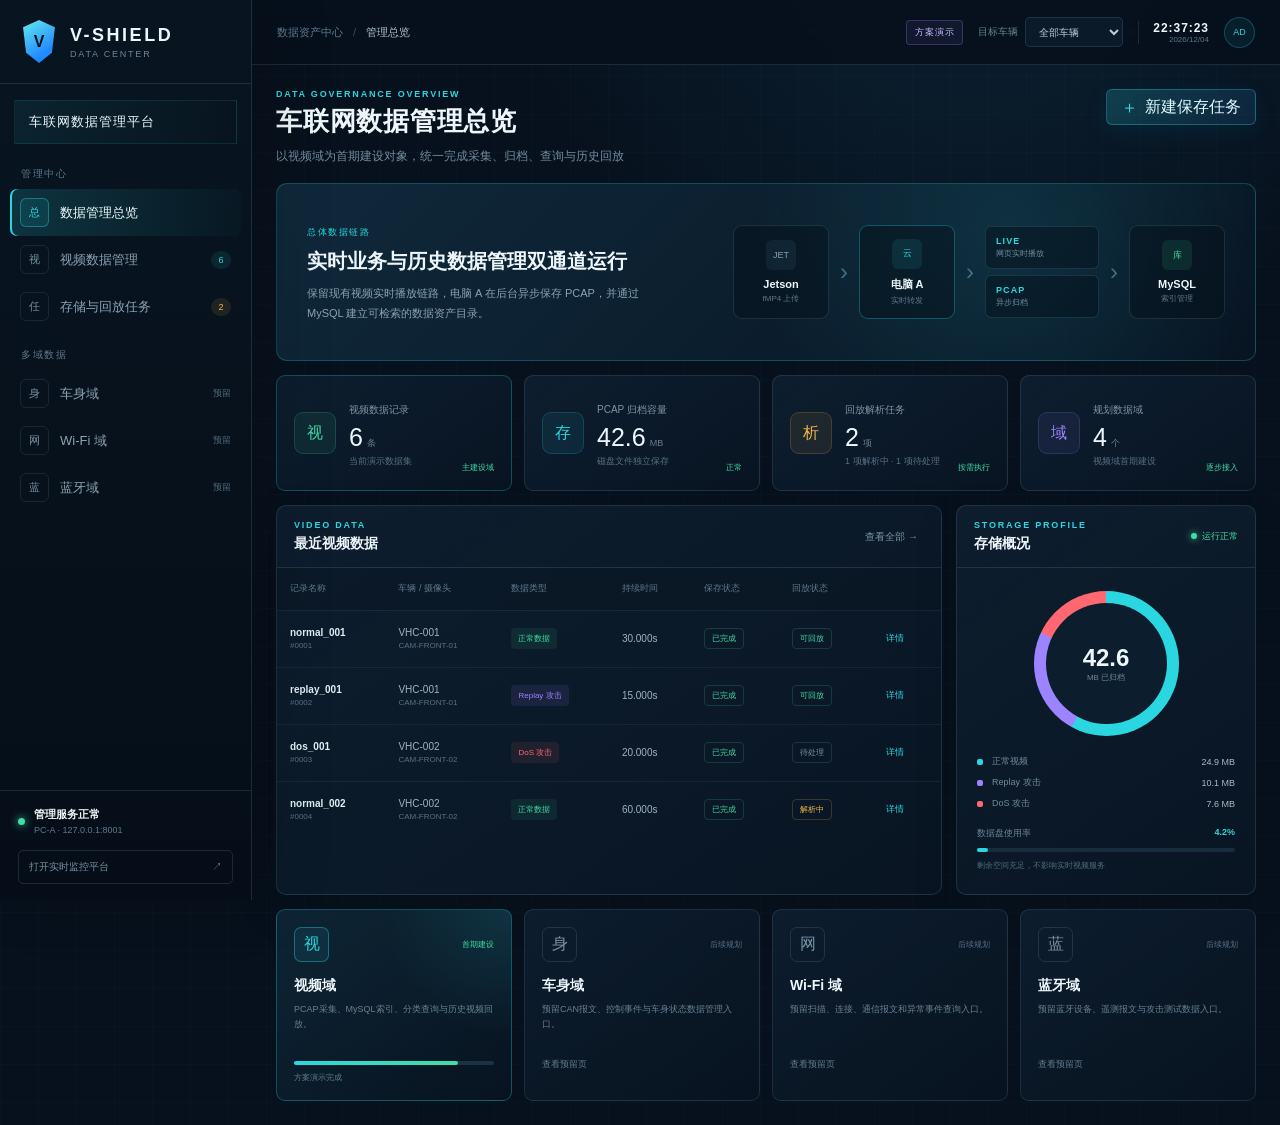
<file: data_management_demo/index.html>
<!doctype html>
<html lang="zh-CN">
  <head>
    <meta charset="utf-8" />
    <meta name="viewport" content="width=device-width, initial-scale=1" />
    <meta name="theme-color" content="#07131f" />
    <meta name="description" content="V-SHIELD 车联网多域数据管理平台演示页面" />
    <title>V-SHIELD · 数据管理平台</title>
    <link rel="stylesheet" href="./styles.css" />
  </head>
  <body>
    <div class="admin-shell">
      <aside class="admin-sidebar" id="adminSidebar">
        <div class="admin-brand">
          <div class="brand-shield">V</div>
          <div><strong>V-SHIELD</strong><span>DATA CENTER</span></div>
        </div>

        <div class="side-caption">车联网数据管理平台</div>
        <nav class="admin-nav" aria-label="数据管理导航">
          <p>管理中心</p>
          <button class="nav-item active" data-page="overview"><i>总</i><span>数据管理总览</span></button>
          <button class="nav-item" data-page="videos"><i>视</i><span>视频数据管理</span><em>6</em></button>
          <button class="nav-item" data-page="jobs"><i>任</i><span>存储与回放任务</span><em class="amber">2</em></button>

          <p>多域数据</p>
          <button class="nav-item reserved" data-page="body"><i>身</i><span>车身域</span><b>预留</b></button>
          <button class="nav-item reserved" data-page="wifi"><i>网</i><span>Wi-Fi 域</span><b>预留</b></button>
          <button class="nav-item reserved" data-page="bluetooth"><i>蓝</i><span>蓝牙域</span><b>预留</b></button>
        </nav>

        <div class="side-system">
          <div><span class="live-dot"></span><p><strong>管理服务正常</strong><small>PC-A · 127.0.0.1:8001</small></p></div>
          <a href="http://127.0.0.1:8001/" target="_blank" rel="noopener">打开实时监控平台 <span>↗</span></a>
        </div>
      </aside>

      <main class="admin-main">
        <header class="admin-topbar">
          <div class="topbar-left">
            <button class="menu-button" id="menuButton" aria-label="打开菜单">☰</button>
            <div><span>数据资产中心</span><i>/</i><strong id="pageCrumb">管理总览</strong></div>
          </div>
          <div class="topbar-right">
            <span class="demo-badge">方案演示</span>
            <label>目标车辆<select id="vehicleScope"><option>全部车辆</option><option>VHC-001</option><option>VHC-002</option></select></label>
            <div class="clock"><strong id="adminClock">--:--:--</strong><span id="adminDate">----</span></div>
            <button class="avatar" title="管理员">AD</button>
          </div>
        </header>

        <div class="admin-workspace">
          <section class="admin-page active" data-page-panel="overview">
            <div class="page-title">
              <div><p>DATA GOVERNANCE OVERVIEW</p><h1>车联网数据管理总览</h1><span>以视频域为首期建设对象，统一完成采集、归档、查询与历史回放</span></div>
              <button class="primary-action" id="newArchiveButton"><span>＋</span> 新建保存任务</button>
            </div>

            <article class="solution-banner">
              <div class="solution-copy">
                <span class="section-kicker">总体数据链路</span>
                <h2>实时业务与历史数据管理双通道运行</h2>
                <p>保留现有视频实时播放链路，电脑 A 在后台异步保存 PCAP，并通过 MySQL 建立可检索的数据资产目录。</p>
              </div>
              <div class="flow-map" aria-label="视频数据处理流程">
                <div class="flow-node"><i>JET</i><b>Jetson</b><small>fMP4 上传</small></div><span>›</span>
                <div class="flow-node accent"><i>云</i><b>电脑 A</b><small>实时转发</small></div><span>›</span>
                <div class="flow-split"><div><b>LIVE</b><small>网页实时播放</small></div><div><b>PCAP</b><small>异步归档</small></div></div><span>›</span>
                <div class="flow-node green"><i>库</i><b>MySQL</b><small>索引管理</small></div>
              </div>
            </article>

            <div class="metric-grid">
              <article class="metric-card featured"><div class="metric-icon">视</div><div><span>视频数据记录</span><strong>6<small>条</small></strong><p>当前演示数据集</p></div><em>主建设域</em></article>
              <article class="metric-card"><div class="metric-icon cyan">存</div><div><span>PCAP 归档容量</span><strong>42.6<small>MB</small></strong><p>磁盘文件独立保存</p></div><em>正常</em></article>
              <article class="metric-card"><div class="metric-icon amber">析</div><div><span>回放解析任务</span><strong>2<small>项</small></strong><p>1 项解析中 · 1 项待处理</p></div><em>按需执行</em></article>
              <article class="metric-card"><div class="metric-icon violet">域</div><div><span>规划数据域</span><strong>4<small>个</small></strong><p>视频域首期建设</p></div><em>逐步接入</em></article>
            </div>

            <div class="overview-layout">
              <article class="panel records-panel">
                <header class="panel-header"><div><p>VIDEO DATA</p><h2>最近视频数据</h2></div><button class="text-button" data-goto="videos">查看全部 <span>→</span></button></header>
                <div class="table-wrap"><table><thead><tr><th>记录名称</th><th>车辆 / 摄像头</th><th>数据类型</th><th>持续时间</th><th>保存状态</th><th>回放状态</th><th></th></tr></thead><tbody id="recentRecords"></tbody></table></div>
              </article>

              <article class="panel storage-panel">
                <header class="panel-header"><div><p>STORAGE PROFILE</p><h2>存储概况</h2></div><span class="healthy"><i></i>运行正常</span></header>
                <div class="storage-body">
                  <div class="storage-ring"><div><strong>42.6</strong><span>MB 已归档</span></div></div>
                  <div class="storage-legend">
                    <div><i class="normal"></i><span>正常视频</span><b>24.9 MB</b></div>
                    <div><i class="replay"></i><span>Replay 攻击</span><b>10.1 MB</b></div>
                    <div><i class="dos"></i><span>DoS 攻击</span><b>7.6 MB</b></div>
                  </div>
                  <div class="storage-foot"><span>数据盘使用率</span><b>4.2%</b><div><i></i></div><small>剩余空间充足，不影响实时视频服务</small></div>
                </div>
              </article>
            </div>

            <div class="domain-grid">
              <article class="domain-card video-domain"><div class="domain-head"><i>视</i><span>首期建设</span></div><h3>视频域</h3><p>PCAP采集、MySQL索引、分类查询与历史视频回放。</p><div class="domain-progress"><span><b></b></span><em>方案演示完成</em></div></article>
              <article class="domain-card"><div class="domain-head"><i>身</i><span>后续规划</span></div><h3>车身域</h3><p>预留CAN报文、控制事件与车身状态数据管理入口。</p><button data-placeholder="车身域">查看预留页</button></article>
              <article class="domain-card"><div class="domain-head"><i>网</i><span>后续规划</span></div><h3>Wi-Fi 域</h3><p>预留扫描、连接、通信报文和异常事件查询入口。</p><button data-placeholder="Wi-Fi 域">查看预留页</button></article>
              <article class="domain-card"><div class="domain-head"><i>蓝</i><span>后续规划</span></div><h3>蓝牙域</h3><p>预留蓝牙设备、遥测报文与攻击测试数据入口。</p><button data-placeholder="蓝牙域">查看预留页</button></article>
            </div>
          </section>

          <section class="admin-page" data-page-panel="videos">
            <div class="page-title compact"><div><p>VIDEO DATA MANAGEMENT</p><h1>视频数据管理</h1><span>集中查看PCAP归档、数据分类和历史回放状态</span></div><button class="primary-action" data-toast="保存任务已进入演示队列"><span>＋</span> 新建保存任务</button></div>
            <article class="field-coverage">
              <div><span>MYSQL FIELD COVERAGE</span><b>核心字段完整展示</b><small>video_records 表字段覆盖</small></div>
              <strong>16 / 16</strong>
              <p><code>pcap_path</code> 在列表中直接展示；方案不设置 MP4 文件路径，其他时间、状态及错误字段可通过“全部字段”查看。</p>
            </article>
            <article class="panel filter-panel">
              <div class="search-box"><span>⌕</span><input id="recordSearch" placeholder="搜索记录名称、车辆或摄像头" /></div>
              <label>数据类型<select id="typeFilter"><option value="all">全部类型</option><option value="normal">正常数据</option><option value="replay">Replay 攻击</option><option value="dos">DoS 攻击</option></select></label>
              <label>回放状态<select id="statusFilter"><option value="all">全部状态</option><option value="available">可回放</option><option value="pending">待处理</option><option value="parsing">解析中</option><option value="failed">失败</option></select></label>
              <button class="outline-button" id="resetFilters">重置筛选</button>
            </article>
            <article class="panel data-table-panel">
              <header class="panel-header"><div><p>ARCHIVE RECORDS</p><h2>归档记录与文件路径</h2></div><div class="table-summary">共 <b id="recordCount">6</b> 条记录 · 横向滚动查看字段</div></header>
              <div class="table-wrap full"><table class="archive-table"><thead><tr><th>ID / 记录名称</th><th>车辆 / 摄像头</th><th>开始 / 结束时间</th><th>时长</th><th>数据类型</th><th>PCAP 文件路径</th><th>PCAP 大小</th><th>保存状态</th><th>回放状态</th><th>最近更新</th><th>操作</th></tr></thead><tbody id="allRecords"></tbody></table></div>
              <footer class="table-footer"><span>展示全部演示记录</span><div><button disabled>‹</button><b>1</b><button disabled>›</button></div></footer>
            </article>
          </section>

          <section class="admin-page" data-page-panel="jobs">
            <div class="page-title compact"><div><p>BACKGROUND TASKS</p><h1>存储与回放任务</h1><span>所有耗时操作在独立后台任务中执行，不阻塞实时视频链路</span></div></div>
            <div class="pipeline-grid">
              <article><i>01</i><span><b>旁路抓包</b><small>本地回环接口 · 8001端口</small></span><em class="state-live">运行中</em></article>
              <article><i>02</i><span><b>PCAP 文件归档</b><small>异步滚动保存至数据盘</small></span><em class="state-live">正常</em></article>
              <article><i>03</i><span><b>MySQL 元数据</b><small>路径、时间、类型与状态</small></span><em class="state-live">正常</em></article>
              <article><i>04</i><span><b>历史回放解析</b><small>PCAP → fMP4 流 → 浏览器 MSE</small></span><em class="state-warn">1项解析中</em></article>
            </div>
            <article class="panel job-panel">
              <header class="panel-header"><div><p>TASK QUEUE</p><h2>后台任务队列</h2></div><span class="queue-badge">队列独立运行</span></header>
              <div class="job-row"><i class="spinner"></i><div><b>normal_002 · 按需解析回放</b><span>正在从PCAP重组WebSocket数据并流式输出fMP4</span></div><div class="job-progress"><span><i style="width:68%"></i></span><b>68%</b></div><em>解析中</em></div>
              <div class="job-row"><i class="wait-icon">…</i><div><b>dos_001 · 等待回放解析</b><span>等待解析工作进程，不生成任何回放文件</span></div><div class="job-progress"><span><i style="width:0%"></i></span><b>0%</b></div><em class="pending">待处理</em></div>
              <div class="job-row"><i class="done-icon">✓</i><div><b>replay_001 · 文件归档及入库</b><span>PCAP文件和MySQL记录均已就绪</span></div><div class="job-progress"><span><i style="width:100%"></i></span><b>100%</b></div><em class="complete">已完成</em></div>
            </article>
            <div class="panel job-playback-panel">
              <header class="panel-header"><div><p>ON-DEMAND PLAYBACK</p><h2>视频播放窗口</h2></div><span class="stream-mode"><i></i> PCAP 按需流式回放</span></header>
              <div class="job-video-layout">
                <div class="job-video-player">
                  <div class="job-video-window" aria-label="历史视频播放预留窗口">
                    <div class="video-corner top-left"></div><div class="video-corner top-right"></div><div class="video-corner bottom-left"></div><div class="video-corner bottom-right"></div>
                    <div class="video-placeholder"><i>视</i><b>normal_001 · 历史视频流</b><span>PCAP 已按需解析，fMP4 片段正在流式发送至浏览器</span><small>不生成、不保存回放视频文件</small></div>
                    <div class="preview-hud"><span>PCAP STREAM · VHC-001 / CAM-FRONT-01</span><em id="jobStreamState">STREAMING</em></div>
                  </div>
                  <div class="job-player-controls">
                    <button id="jobPlaybackToggle" aria-label="暂停播放">Ⅱ</button>
                    <span id="jobElapsedTime">00:12</span>
                    <input id="jobPlaybackProgress" type="range" min="0" max="60" step="0.1" value="12" aria-label="视频播放进度" />
                    <span id="jobTotalTime">01:00</span>
                    <button id="jobVolumeButton" class="text-control">音量 80%</button>
                    <button id="jobFullscreenButton" class="text-control">全屏</button>
                  </div>
                </div>
                <aside class="stream-info-panel">
                  <span>PLAYBACK SESSION</span><h3>当前回放会话</h3>
                  <dl><div><dt>视频记录</dt><dd>normal_001</dd></div><div><dt>数据来源</dt><dd>PCAP 原始归档</dd></div><div><dt>传输方式</dt><dd>fMP4 流 / 浏览器 MSE</dd></div><div><dt>文件落盘</dt><dd class="no-storage">不生成回放文件</dd></div></dl>
                  <button data-goto="videos">选择可回放记录</button>
                </aside>
              </div>
            </div>
          </section>

          <section class="admin-page placeholder-page" data-page-panel="body"><div class="placeholder-content"><i>身</i><span>RESERVED DOMAIN</span><h1>车身域数据管理</h1><p>预留CAN报文、车门门锁、灯光状态与控制事件的数据接入和查询能力。</p><div><b>计划能力</b><small>报文归档 · 信号检索 · 事件关联 · 状态回放</small></div></div></section>
          <section class="admin-page placeholder-page" data-page-panel="wifi"><div class="placeholder-content"><i>网</i><span>RESERVED DOMAIN</span><h1>Wi-Fi 域数据管理</h1><p>预留无线设备扫描、连接状态、通信报文与异常测试记录的统一管理能力。</p><div><b>计划能力</b><small>设备资产 · 会话记录 · 报文查询 · 攻击标注</small></div></div></section>
          <section class="admin-page placeholder-page" data-page-panel="bluetooth"><div class="placeholder-content"><i>蓝</i><span>RESERVED DOMAIN</span><h1>蓝牙域数据管理</h1><p>预留蓝牙设备、遥测报文、控制指令和攻击实验数据的统一管理能力。</p><div><b>计划能力</b><small>设备列表 · 遥测记录 · 指令审计 · 异常数据</small></div></div></section>
        </div>
      </main>
    </div>

    <div class="modal-backdrop" id="playbackModal" aria-hidden="true">
      <div class="playback-modal" role="dialog" aria-modal="true" aria-labelledby="playbackTitle">
        <header><div><p>PCAP ON-DEMAND STREAMING</p><h2 id="playbackTitle">PCAP 按需解析与流式回放</h2></div><button id="closePlayback" aria-label="关闭">×</button></header>
        <div class="playback-layout">
          <div class="mock-video"><canvas id="playbackCanvas"></canvas><div class="video-hud top"><span><i></i> ARCHIVE</span><b id="videoRecordLabel">normal_001</b></div><div class="video-hud bottom"><span id="videoVehicleLabel">VHC-001 · CAM-FRONT-01</span><b id="videoTimeLabel">10:00:00.000</b></div></div>
          <aside class="record-details"><div class="detail-heading"><span>MYSQL RECORD</span><b>video_records 全部字段</b></div><dl id="recordFieldList"></dl><button data-toast="PCAP下载为方案演示功能">下载原始PCAP</button></aside>
        </div>
        <footer class="player-controls"><button id="playToggle">Ⅱ</button><span id="elapsedTime">00:00</span><input id="playbackProgress" type="range" min="0" max="100" value="12" /><span id="totalTime">00:30</span><button id="volumeToggle">音量 80%</button><button id="fullscreenMock">全屏</button></footer>
      </div>
    </div>

    <div class="admin-toast" id="adminToast"></div>
    <script src="./app.js"></script>
  </body>
</html>
</file>
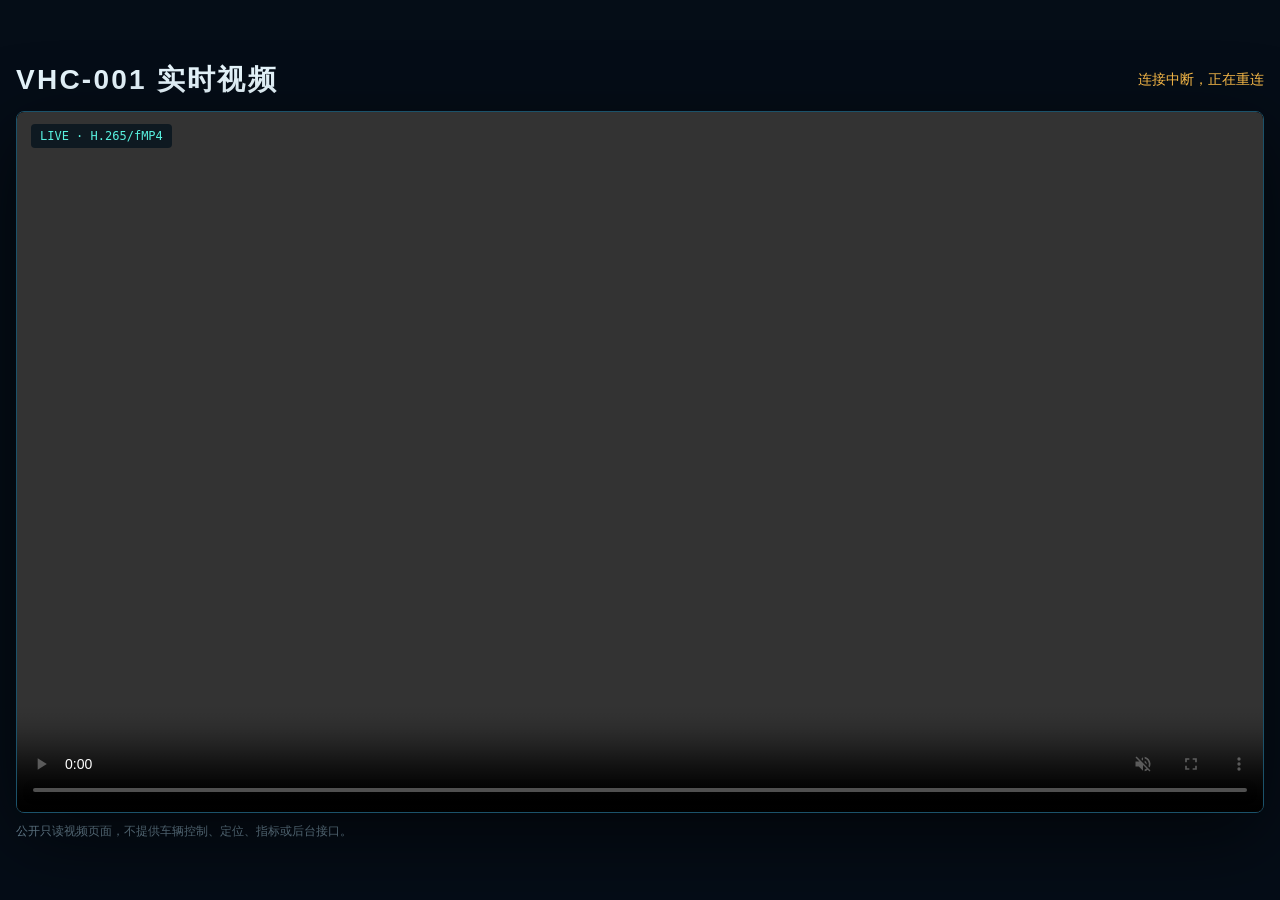
<file: static/public_vhc001.html>
<!doctype html>
<html lang="zh-CN">
<head>
  <meta charset="utf-8">
  <meta name="viewport" content="width=device-width,initial-scale=1,viewport-fit=cover">
  <title>VHC-001 实时视频</title>
  <style>
    :root { color-scheme: dark; font-family: "Segoe UI", "Microsoft YaHei", sans-serif; }
    * { box-sizing: border-box; }
    body { margin: 0; min-height: 100vh; background: #050d17; color: #e9f8ff; display: grid; place-items: center; }
    main { width: min(1280px, 100vw); padding: 16px; }
    header { display: flex; justify-content: space-between; align-items: center; gap: 16px; margin-bottom: 12px; }
    h1 { margin: 0; font-size: clamp(18px, 3vw, 28px); letter-spacing: .08em; }
    #status { color: #ffbf4a; font-size: 14px; white-space: nowrap; }
    #status.online { color: #35e9bb; }
    .stage { position: relative; overflow: hidden; aspect-ratio: 16/9; background: #02070c; border: 1px solid #1b526a; border-radius: 8px; box-shadow: 0 24px 80px #0009; }
    video { display: block; width: 100%; height: 100%; object-fit: contain; background: #000; }
    .badge { position: absolute; left: 14px; top: 12px; padding: 5px 9px; border-radius: 4px; background: #06131dcc; color: #58f1e0; font: 12px Consolas, monospace; }
    footer { margin-top: 10px; color: #7390a2; font-size: 12px; }
  </style>
</head>
<body>
  <main>
    <header><h1>VHC-001 实时视频</h1><span id="status">正在连接</span></header>
    <div class="stage">
      <video id="video" autoplay muted playsinline controls></video>
      <span class="badge">LIVE · H.265/fMP4</span>
    </div>
    <footer>公开只读视频页面，不提供车辆控制、定位、指标或后台接口。</footer>
  </main>
  <script>
  (() => {
    "use strict";
    const HEADER_SIZE = 17;
    const H264_MIME = 'video/mp4; codecs="avc1.640029"';
    const HEVC_MIMES = [
      'video/mp4; codecs="hvc1"',
      'video/mp4; codecs="hvc1.1.6.L93.B0"',
      'video/mp4; codecs="hvc1.1.6.L120.B0"',
      'video/mp4; codecs="hvc1.1.6.L123.B0"',
      'video/mp4; codecs="hev1"',
    ];
    const video = document.getElementById("video");
    const status = document.getElementById("status");
    let socket = null;
    let mediaSource = null;
    let sourceBuffer = null;
    let mediaUrl = null;
    let queue = [];
    let appending = null;
    let reconnectTimer = null;

    function setStatus(text, online = false) {
      status.textContent = text;
      status.classList.toggle("online", online);
    }

    function containsFourCc(buffer, fourCc) {
      const bytes = new Uint8Array(buffer);
      const target = [...fourCc].map((character) => character.charCodeAt(0));
      for (let index = 0; index <= bytes.length - target.length; index += 1) {
        if (target.every((value, offset) => bytes[index + offset] === value)) return true;
      }
      return false;
    }

    function mimeFromInit(buffer) {
      if (containsFourCc(buffer, "hvcC") || containsFourCc(buffer, "hvc1") || containsFourCc(buffer, "hev1")) {
        return HEVC_MIMES.find((mime) => MediaSource.isTypeSupported(mime)) || null;
      }
      return MediaSource.isTypeSupported(H264_MIME) ? H264_MIME : null;
    }

    function destroyMediaSource() {
      queue = [];
      sourceBuffer = null;
      mediaSource = null;
      video.pause();
      video.removeAttribute("src");
      video.load();
      if (mediaUrl) URL.revokeObjectURL(mediaUrl);
      mediaUrl = null;
    }

    function createMediaSource(mime, initPayload) {
      destroyMediaSource();
      queue.push({ kind: 0, payload: initPayload });
      mediaSource = new MediaSource();
      mediaUrl = URL.createObjectURL(mediaSource);
      video.src = mediaUrl;
      mediaSource.addEventListener("sourceopen", () => {
        try {
          sourceBuffer = mediaSource.addSourceBuffer(mime);
          sourceBuffer.mode = "segments";
          sourceBuffer.addEventListener("updateend", onUpdateEnd);
          appendNext();
        } catch (_) {
          setStatus("浏览器不支持该视频格式");
        }
      }, { once: true });
    }

    function appendNext() {
      if (!sourceBuffer || sourceBuffer.updating || !queue.length) return;
      appending = queue.shift();
      try {
        sourceBuffer.appendBuffer(appending.payload);
      } catch (_) {
        appending = null;
        setTimeout(appendNext, 100);
      }
    }

    function onUpdateEnd() {
      appending = null;
      if (sourceBuffer && sourceBuffer.buffered.length) {
        const start = sourceBuffer.buffered.start(0);
        const end = sourceBuffer.buffered.end(sourceBuffer.buffered.length - 1);
        if (video.paused && end - start >= 0.8) {
          video.currentTime = Math.max(start, end - 0.4);
          video.play().catch(() => {});
        } else if (!video.paused && end - video.currentTime > 5) {
          video.currentTime = Math.max(start, end - 0.35);
        }
        if (start < video.currentTime - 10 && !sourceBuffer.updating) {
          sourceBuffer.remove(start, video.currentTime - 8);
          return;
        }
      }
      appendNext();
    }

    function onPacket(event) {
      const buffer = event.data;
      if (!(buffer instanceof ArrayBuffer) || buffer.byteLength <= HEADER_SIZE) return;
      const view = new DataView(buffer);
      const magic = String.fromCharCode(view.getUint8(0), view.getUint8(1), view.getUint8(2), view.getUint8(3));
      if (magic !== "FMP4") return;
      const kind = view.getUint8(4);
      const payload = buffer.slice(HEADER_SIZE);
      if (kind === 0) {
        const mime = mimeFromInit(payload);
        if (!mime) {
          setStatus("当前浏览器不支持 H.265/HEVC");
          return;
        }
        createMediaSource(mime, payload);
      } else {
        queue.push({ kind, payload });
        appendNext();
      }
    }

    function connect() {
      clearTimeout(reconnectTimer);
      if (!("MediaSource" in window)) {
        setStatus("浏览器不支持 MediaSource");
        return;
      }
      const scheme = location.protocol === "https:" ? "wss" : "ws";
      socket = new WebSocket(`${scheme}://${location.host}/ws/public/live-fmp4/VHC-001`);
      socket.binaryType = "arraybuffer";
      socket.onopen = () => setStatus("已连接，等待车端视频", true);
      socket.onmessage = onPacket;
      socket.onerror = () => socket.close();
      socket.onclose = () => {
        setStatus("连接中断，正在重连");
        reconnectTimer = setTimeout(connect, 1800);
      };
    }

    video.addEventListener("playing", () => setStatus("实时播放中", true));
    video.addEventListener("waiting", () => setStatus("网络缓冲中", true));
    video.addEventListener("error", () => setStatus("视频解码失败"));
    window.addEventListener("beforeunload", () => {
      clearTimeout(reconnectTimer);
      if (socket) socket.close();
      destroyMediaSource();
    });
    connect();
  })();
  </script>
</body>
</html>
</file>
<file: data_management_demo/styles.css>
:root {
  --bg: #07111d;
  --sidebar: #081521;
  --surface: #0d1d2d;
  --surface-2: #102438;
  --line: rgba(124, 176, 211, .17);
  --line-hot: rgba(42, 215, 224, .38);
  --text: #edf7fb;
  --muted: #8ca3b3;
  --dim: #587184;
  --cyan: #2ad7e0;
  --blue: #398bff;
  --green: #42dda5;
  --amber: #f1b84c;
  --red: #ff6871;
  --violet: #9c83ff;
  font-family: "Microsoft YaHei UI", "Microsoft YaHei", "Segoe UI", sans-serif;
  color-scheme: dark;
}

* { box-sizing: border-box; }
html, body { min-height: 100%; margin: 0; background: var(--bg); color: var(--text); }
body { background-image: radial-gradient(circle at 76% -8%, rgba(37, 131, 178, .15), transparent 30%), linear-gradient(rgba(42,215,224,.018) 1px, transparent 1px), linear-gradient(90deg, rgba(42,215,224,.018) 1px, transparent 1px); background-size: auto, 38px 38px, 38px 38px; }
button, input, select { font: inherit; }
button { color: inherit; }

.admin-shell { min-height: 100vh; display: flex; }
.admin-sidebar { position: fixed; inset: 0 auto 0 0; z-index: 30; width: 252px; display: flex; flex-direction: column; border-right: 1px solid var(--line); background: linear-gradient(180deg, rgba(8,21,33,.995), rgba(5,14,24,.995)); box-shadow: 18px 0 60px rgba(0,0,0,.16); }
.admin-brand { height: 84px; padding: 0 20px; display: flex; align-items: center; gap: 12px; border-bottom: 1px solid var(--line); }
.brand-shield { width: 38px; height: 43px; display: grid; place-items: center; clip-path: polygon(50% 0, 92% 17%, 84% 76%, 50% 100%, 16% 76%, 8% 17%); color: #06121d; background: linear-gradient(145deg, #67f0ec, #218aff 72%); font-weight: 900; filter: drop-shadow(0 0 11px rgba(42,215,224,.24)); }
.admin-brand strong, .admin-brand span { display: block; }.admin-brand strong { font-size: 18px; letter-spacing: .14em; }.admin-brand span { margin-top: 3px; color: #6c8598; font-size: 9px; letter-spacing: .2em; }
.side-caption { margin: 16px 14px 5px; padding: 12px 14px; border: 1px solid rgba(42,215,224,.12); background: linear-gradient(90deg, rgba(42,215,224,.08), transparent); font-size: 13px; letter-spacing: .08em; }
.admin-nav { padding: 0 10px; overflow-y: auto; }.admin-nav > p { margin: 18px 11px 8px; color: #60788a; font-size: 10px; letter-spacing: .16em; }
.nav-item { width: 100%; height: 47px; display: grid; grid-template-columns: 31px minmax(0,1fr) auto; align-items: center; gap: 9px; padding: 0 10px; border: 0; border-radius: 7px; color: #8ba2b3; background: transparent; cursor: pointer; text-align: left; transition: .18s ease; }
.nav-item i { width: 29px; height: 29px; display: grid; place-items: center; border: 1px solid rgba(124,176,211,.14); border-radius: 6px; color: #7690a3; font-style: normal; font-size: 11px; }.nav-item span { font-size: 13px; }.nav-item em { min-width: 20px; height: 18px; display: grid; place-items: center; padding: 0 5px; border-radius: 9px; color: var(--cyan); background: rgba(42,215,224,.1); font-size: 9px; font-style: normal; }.nav-item em.amber { color: var(--amber); background: rgba(241,184,76,.1); }.nav-item b { color: #506a7c; font-size: 9px; font-weight: 500; }
.nav-item:hover { color: #d9ecf4; background: rgba(52,133,183,.07); }.nav-item.active { color: #effdff; background: linear-gradient(90deg, rgba(42,215,224,.17), rgba(42,215,224,.025)); box-shadow: inset 2px 0 var(--cyan); }.nav-item.active i { color: var(--cyan); border-color: var(--line-hot); background: rgba(42,215,224,.09); }
.side-system { margin-top: auto; padding: 16px 18px; border-top: 1px solid var(--line); }.side-system > div { display: flex; gap: 9px; align-items: center; }.live-dot { width: 7px; height: 7px; border-radius: 50%; background: var(--green); box-shadow: 0 0 9px var(--green); }.side-system p { margin: 0; }.side-system strong, .side-system small { display: block; }.side-system strong { font-size: 11px; }.side-system small { margin-top: 3px; color: #60798b; font-size: 9px; }.side-system a { height: 34px; margin-top: 15px; display: flex; align-items: center; justify-content: space-between; padding: 0 10px; color: #7790a2; border: 1px solid var(--line); border-radius: 5px; text-decoration: none; font-size: 10px; }.side-system a:hover { color: var(--cyan); border-color: var(--line-hot); }

.admin-main { min-width: 0; flex: 1; margin-left: 252px; }.admin-topbar { position: sticky; top: 0; z-index: 20; height: 65px; display: flex; align-items: center; justify-content: space-between; padding: 0 25px; border-bottom: 1px solid var(--line); background: rgba(7,17,29,.93); backdrop-filter: blur(14px); }.topbar-left > div { display: flex; align-items: center; gap: 10px; color: #617b8f; font-size: 11px; }.topbar-left i { color: #344e62; font-style: normal; }.topbar-left strong { color: #adc1cf; font-weight: 500; }.menu-button { display: none; border: 0; background: none; font-size: 19px; }.topbar-right { display: flex; align-items: center; gap: 15px; }.demo-badge { padding: 5px 8px; border: 1px solid rgba(156,131,255,.27); border-radius: 4px; color: #c9bcff; background: rgba(156,131,255,.08); font-size: 9px; letter-spacing: .08em; }.topbar-right label { display: flex; align-items: center; gap: 7px; color: #667f91; font-size: 10px; }.topbar-right select { height: 30px; padding: 0 25px 0 9px; color: #b9ceda; border: 1px solid var(--line); border-radius: 5px; background: #0b1a29; outline: none; }.clock { padding-left: 14px; border-left: 1px solid var(--line); text-align: right; font-variant-numeric: tabular-nums; }.clock strong, .clock span { display: block; }.clock strong { font-size: 12px; letter-spacing: .08em; }.clock span { color: #5c7486; font-size: 8px; }.avatar { width: 31px; height: 31px; border: 1px solid rgba(42,215,224,.25); border-radius: 50%; background: rgba(42,215,224,.08); color: var(--cyan); font-size: 9px; }

.admin-workspace { max-width: 1660px; margin: 0 auto; padding: 24px; }.admin-page { display: none; animation: reveal .25s ease; }.admin-page.active { display: block; }.page-title { min-height: 72px; display: flex; justify-content: space-between; align-items: flex-start; gap: 20px; margin-bottom: 18px; }.page-title.compact { min-height: 64px; }.page-title p, .panel-header p { margin: 0 0 5px; color: var(--cyan); font-size: 9px; font-weight: 700; letter-spacing: .2em; }.page-title h1 { margin: 0 0 7px; font-size: 26px; font-weight: 600; letter-spacing: .03em; }.page-title > div > span { color: #728a9b; font-size: 12px; }.primary-action { height: 36px; display: flex; align-items: center; gap: 7px; padding: 0 14px; border: 1px solid rgba(42,215,224,.32); border-radius: 6px; color: #dffcff; background: linear-gradient(135deg, rgba(42,215,224,.2), rgba(57,139,255,.12)); cursor: pointer; box-shadow: 0 7px 22px rgba(10,108,145,.13); }.primary-action:hover { filter: brightness(1.18); }.primary-action span { color: var(--cyan); font-size: 17px; }

.panel { border: 1px solid var(--line); border-radius: 10px; background: linear-gradient(145deg, rgba(14,31,48,.95), rgba(9,21,35,.92)); box-shadow: 0 16px 45px rgba(0,0,0,.12); }.panel-header { min-height: 62px; display: flex; align-items: center; justify-content: space-between; gap: 14px; padding: 14px 17px; border-bottom: 1px solid var(--line); }.panel-header h2 { margin: 0; font-size: 14px; font-weight: 600; }.text-button { border: 0; color: #7893a5; background: transparent; cursor: pointer; font-size: 10px; }.text-button:hover { color: var(--cyan); }.healthy, .queue-badge { color: var(--green); font-size: 9px; }.healthy i { display: inline-block; width: 6px; height: 6px; margin-right: 5px; border-radius: 50%; background: var(--green); box-shadow: 0 0 7px var(--green); }

.solution-banner { min-height: 178px; display: grid; grid-template-columns: .8fr 1.2fr; align-items: center; gap: 34px; padding: 26px 30px; margin-bottom: 14px; border: 1px solid rgba(42,215,224,.24); border-radius: 11px; background: radial-gradient(circle at 75% 30%, rgba(42,215,224,.12), transparent 34%), linear-gradient(135deg, rgba(16,42,59,.97), rgba(8,21,35,.95)); overflow: hidden; }.section-kicker { color: var(--cyan); font-size: 9px; letter-spacing: .18em; }.solution-copy h2 { max-width: 460px; margin: 9px 0; font-size: 20px; line-height: 1.35; }.solution-copy p { max-width: 490px; margin: 0; color: #8aa3b3; font-size: 11px; line-height: 1.8; }.flow-map { display: flex; align-items: center; justify-content: flex-end; gap: 11px; }.flow-map > span { color: #3f7186; font-size: 24px; }.flow-node { min-width: 96px; height: 94px; display: flex; align-items: center; justify-content: center; flex-direction: column; border: 1px solid var(--line); border-radius: 9px; background: rgba(5,16,26,.46); }.flow-node i { width: 30px; height: 30px; display: grid; place-items: center; margin-bottom: 8px; border-radius: 6px; color: #82a1b4; background: rgba(124,176,211,.08); font-size: 9px; font-style: normal; }.flow-node b { font-size: 11px; }.flow-node small { margin-top: 3px; color: #5f788b; font-size: 8px; }.flow-node.accent { border-color: rgba(42,215,224,.32); }.flow-node.accent i { color: var(--cyan); background: rgba(42,215,224,.1); }.flow-node.green i { color: var(--green); background: rgba(66,221,165,.1); }.flow-split { min-width: 114px; display: grid; gap: 6px; }.flow-split > div { padding: 9px 10px; border: 1px solid var(--line); border-radius: 6px; background: rgba(5,16,26,.48); }.flow-split b, .flow-split small { display: block; }.flow-split b { color: var(--cyan); font-size: 9px; letter-spacing: .12em; }.flow-split small { margin-top: 2px; color: #718b9d; font-size: 8px; }

.metric-grid { display: grid; grid-template-columns: repeat(4, 1fr); gap: 12px; margin-bottom: 14px; }.metric-card { height: 116px; display: grid; grid-template-columns: 43px minmax(0,1fr) auto; align-items: center; gap: 12px; padding: 17px; border: 1px solid var(--line); border-radius: 9px; background: linear-gradient(145deg, rgba(14,31,48,.95), rgba(9,21,35,.9)); }.metric-card.featured { border-color: rgba(42,215,224,.28); }.metric-icon { width: 42px; height: 42px; display: grid; place-items: center; border: 1px solid rgba(66,221,165,.18); border-radius: 9px; color: var(--green); background: rgba(66,221,165,.08); }.metric-icon.cyan { color: var(--cyan); border-color: rgba(42,215,224,.18); background: rgba(42,215,224,.08); }.metric-icon.amber { color: var(--amber); border-color: rgba(241,184,76,.18); background: rgba(241,184,76,.08); }.metric-icon.violet { color: var(--violet); border-color: rgba(156,131,255,.18); background: rgba(156,131,255,.08); }.metric-card span { color: #7c94a5; font-size: 10px; }.metric-card strong { display: block; margin: 6px 0 3px; font-size: 25px; font-weight: 500; }.metric-card strong small { margin-left: 4px; color: #688093; font-size: 9px; }.metric-card p { margin: 0; color: #587083; font-size: 9px; }.metric-card em { align-self: end; color: var(--green); font-size: 8px; font-style: normal; white-space: nowrap; }

.overview-layout { display: grid; grid-template-columns: minmax(650px, 1.55fr) minmax(300px, .65fr); gap: 14px; margin-bottom: 14px; }.records-panel, .storage-panel { min-height: 350px; }.table-wrap { overflow-x: auto; }.table-wrap table { width: 100%; border-collapse: collapse; }.table-wrap th { height: 42px; padding: 0 13px; color: #5e788b; background: rgba(5,15,25,.22); font-size: 9px; font-weight: 500; text-align: left; white-space: nowrap; }.table-wrap td { height: 57px; padding: 0 13px; border-top: 1px solid rgba(124,176,211,.09); color: #9eb3c1; font-size: 10px; white-space: nowrap; }.table-wrap tbody tr:hover { background: rgba(42,215,224,.025); }.record-name { color: #e2f0f5; font-weight: 600; }.subline { display: block; margin-top: 3px; color: #587183; font-size: 8px; }.type-pill, .status-pill { display: inline-flex; align-items: center; min-height: 21px; padding: 0 7px; border-radius: 4px; font-size: 8px; }.type-pill.normal { color: var(--green); background: rgba(66,221,165,.08); }.type-pill.replay { color: var(--violet); background: rgba(156,131,255,.1); }.type-pill.dos { color: var(--red); background: rgba(255,104,113,.09); }.status-pill.ready, .status-pill.completed { color: var(--green); border: 1px solid rgba(66,221,165,.18); }.status-pill.pending { color: #7890a2; border: 1px solid var(--line); }.status-pill.converting, .status-pill.saving { color: var(--amber); border: 1px solid rgba(241,184,76,.2); }.status-pill.failed { color: var(--red); border: 1px solid rgba(255,104,113,.2); }.row-action { border: 0; color: var(--cyan); background: transparent; cursor: pointer; font-size: 9px; }.row-action:disabled { color: #4f687a; cursor: default; }
.storage-body { padding: 23px 20px; }.storage-ring { width: 145px; height: 145px; display: grid; place-items: center; margin: 0 auto 19px; border-radius: 50%; background: conic-gradient(var(--cyan) 0 58%, var(--violet) 58% 82%, var(--red) 82% 100%); position: relative; }.storage-ring::after { content: ""; position: absolute; inset: 12px; border-radius: 50%; background: #0c1d2d; }.storage-ring > div { z-index: 1; text-align: center; }.storage-ring strong, .storage-ring span { display: block; }.storage-ring strong { font-size: 24px; }.storage-ring span { color: #6d8799; font-size: 8px; }.storage-legend { display: grid; gap: 8px; }.storage-legend > div { display: grid; grid-template-columns: 8px 1fr auto; align-items: center; gap: 7px; color: #718a9c; font-size: 9px; }.storage-legend i { width: 6px; height: 6px; border-radius: 2px; background: var(--cyan); }.storage-legend i.replay { background: var(--violet); }.storage-legend i.dos { background: var(--red); }.storage-legend b { color: #aabcc7; font-weight: 500; }.storage-foot { margin-top: 17px; color: #6c8597; font-size: 9px; }.storage-foot > b { float: right; color: var(--cyan); }.storage-foot > div { height: 4px; margin: 8px 0; border-radius: 2px; background: #172c3d; }.storage-foot > div i { display: block; width: 4.2%; height: 100%; border-radius: inherit; background: var(--cyan); }.storage-foot small { color: #526b7d; }

.domain-grid { display: grid; grid-template-columns: repeat(4, 1fr); gap: 12px; }.domain-card { min-height: 190px; padding: 17px; border: 1px solid var(--line); border-radius: 9px; background: linear-gradient(145deg, rgba(14,31,48,.9), rgba(8,19,32,.86)); }.domain-card.video-domain { border-color: rgba(42,215,224,.3); background: radial-gradient(circle at 100% 0, rgba(42,215,224,.12), transparent 42%), linear-gradient(145deg, rgba(15,38,54,.95), rgba(8,20,33,.9)); }.domain-head { display: flex; align-items: center; justify-content: space-between; }.domain-head i { width: 35px; height: 35px; display: grid; place-items: center; border: 1px solid var(--line); border-radius: 7px; color: #7893a5; font-style: normal; }.video-domain .domain-head i { color: var(--cyan); border-color: var(--line-hot); background: rgba(42,215,224,.08); }.domain-head span { color: #587183; font-size: 8px; }.video-domain .domain-head span { color: var(--green); }.domain-card h3 { margin: 15px 0 7px; font-size: 14px; }.domain-card p { min-height: 42px; margin: 0; color: #688193; font-size: 9px; line-height: 1.7; }.domain-card button { margin-top: 14px; padding: 0; border: 0; color: #617b8d; background: transparent; cursor: pointer; font-size: 9px; }.domain-card button:hover { color: var(--cyan); }.domain-progress { margin-top: 17px; }.domain-progress span { height: 4px; display: block; border-radius: 2px; background: #193245; }.domain-progress span b { width: 82%; height: 100%; display: block; border-radius: inherit; background: linear-gradient(90deg, var(--cyan), var(--green)); }.domain-progress em { display: block; margin-top: 7px; color: #618092; font-size: 8px; font-style: normal; }

.filter-panel { min-height: 65px; display: flex; align-items: center; gap: 12px; padding: 12px; margin-bottom: 13px; }.search-box { flex: 1; min-width: 260px; height: 38px; display: flex; align-items: center; gap: 8px; padding: 0 11px; border: 1px solid var(--line); border-radius: 6px; background: rgba(4,14,23,.4); }.search-box span { color: #698295; font-size: 17px; }.search-box input { width: 100%; border: 0; outline: 0; color: #c9dce5; background: transparent; font-size: 10px; }.filter-panel label { color: #6f8799; font-size: 9px; }.filter-panel select { height: 38px; margin-left: 7px; padding: 0 26px 0 9px; border: 1px solid var(--line); border-radius: 6px; color: #9db2c0; background: #0a1a2a; outline: 0; font-size: 10px; }.outline-button { height: 38px; padding: 0 13px; border: 1px solid var(--line); border-radius: 6px; color: #7d95a6; background: transparent; cursor: pointer; font-size: 10px; }.outline-button:hover { color: var(--cyan); border-color: var(--line-hot); }.data-table-panel { min-height: 465px; }.table-wrap.full th { height: 44px; }.table-wrap.full td { height: 60px; }.table-summary { color: #688193; font-size: 9px; }.table-summary b { color: var(--cyan); }.table-footer { height: 52px; display: flex; align-items: center; justify-content: space-between; padding: 0 15px; border-top: 1px solid var(--line); color: #627b8e; font-size: 9px; }.table-footer div { display: flex; align-items: center; gap: 5px; }.table-footer button, .table-footer b { width: 26px; height: 26px; display: grid; place-items: center; border: 1px solid var(--line); border-radius: 4px; background: transparent; color: #617a8c; }.table-footer b { color: var(--cyan); border-color: var(--line-hot); font-weight: 500; }
.field-coverage { display: grid; grid-template-columns: auto 85px 1fr; align-items: center; gap: 18px; margin-bottom: 13px; padding: 14px 17px; border: 1px solid rgba(42,215,224,.18); border-radius: 8px; background: linear-gradient(90deg, rgba(42,215,224,.06), rgba(8,20,33,.55)); }.field-coverage div { display: grid; gap: 3px; }.field-coverage span { color: var(--cyan); font-size: 8px; letter-spacing: .15em; }.field-coverage b { color: #dcebf1; font-size: 13px; }.field-coverage small { color: #607b8d; font-size: 8px; }.field-coverage strong { color: var(--green); font: 20px Consolas, monospace; }.field-coverage p { margin: 0; color: #7891a1; font-size: 9px; }.field-coverage code { color: #b5cbd5; }.archive-table { min-width: 1840px; }.archive-table th:first-child, .archive-table td:first-child { position: sticky; left: 0; z-index: 2; background: #0b1c2c; }.archive-table tbody tr:hover td:first-child { background: #0d2233; }.path-cell { display: block; width: 270px; padding: 7px 9px; border: 1px solid rgba(42,215,224,.12); border-radius: 4px; color: #7ddde2; background: rgba(3,12,20,.5); white-space: normal; overflow-wrap: anywhere; line-height: 1.5; }.path-cell.empty-path { color: #607889; border-style: dashed; }.date-cell { font: 9px Consolas, monospace; color: #a7bbc6; }.detail-action { min-width: 62px; padding: 6px 8px; border: 1px solid rgba(42,215,224,.2); border-radius: 4px; }

.pipeline-grid { display: grid; grid-template-columns: repeat(4,1fr); gap: 12px; margin-bottom: 14px; }.pipeline-grid article { min-height: 96px; display: grid; grid-template-columns: 36px 1fr auto; gap: 10px; align-items: center; padding: 15px; border: 1px solid var(--line); border-radius: 9px; background: linear-gradient(145deg, rgba(14,31,48,.94), rgba(8,19,32,.88)); }.pipeline-grid article > i { width: 34px; height: 34px; display: grid; place-items: center; border-radius: 50%; color: var(--cyan); border: 1px solid rgba(42,215,224,.22); font-size: 9px; font-style: normal; }.pipeline-grid b, .pipeline-grid small { display: block; }.pipeline-grid b { font-size: 11px; }.pipeline-grid small { margin-top: 4px; color: #5d7688; font-size: 8px; }.pipeline-grid em { font-size: 8px; font-style: normal; white-space: nowrap; }.state-live { color: var(--green); }.state-warn { color: var(--amber); }.job-panel { min-height: 370px; }.job-row { min-height: 82px; display: grid; grid-template-columns: 34px 1fr minmax(180px,.6fr) 60px; align-items: center; gap: 13px; padding: 0 18px; border-bottom: 1px solid rgba(124,176,211,.09); }.job-row > i { width: 31px; height: 31px; display: grid; place-items: center; border-radius: 50%; font-style: normal; }.spinner { border: 2px solid rgba(241,184,76,.16); border-top-color: var(--amber); animation: spin 1s linear infinite; }.wait-icon { color: #768e9f; border: 1px solid var(--line); }.done-icon { color: var(--green); border: 1px solid rgba(66,221,165,.23); }.job-row b, .job-row span { display: block; }.job-row > div:nth-child(2) b { font-size: 11px; }.job-row > div:nth-child(2) span { margin-top: 5px; color: #5f788a; font-size: 9px; }.job-progress { display: grid; grid-template-columns: 1fr 35px; align-items: center; gap: 9px; }.job-progress > span { height: 4px; border-radius: 2px; background: #182f40; }.job-progress > span i { display: block; height: 100%; border-radius: inherit; background: linear-gradient(90deg, var(--cyan), var(--green)); }.job-progress > b { color: #7891a2; font-size: 9px; font-weight: 500; }.job-row > em { color: var(--amber); font-size: 9px; font-style: normal; text-align: right; }.job-row > em.pending { color: #6c8496; }.job-row > em.complete { color: var(--green); }

.placeholder-page.active { min-height: calc(100vh - 113px); display: grid; place-items: center; }.placeholder-content { width: min(650px, 92%); padding: 48px; border: 1px solid var(--line); border-radius: 12px; background: radial-gradient(circle at center top, rgba(42,215,224,.08), transparent 45%), linear-gradient(145deg, rgba(14,31,48,.92), rgba(8,19,32,.9)); text-align: center; }.placeholder-content > i { width: 64px; height: 64px; display: grid; place-items: center; margin: 0 auto 17px; border: 1px dashed rgba(42,215,224,.3); border-radius: 50%; color: var(--cyan); font-size: 20px; font-style: normal; }.placeholder-content > span { color: var(--cyan); font-size: 9px; letter-spacing: .2em; }.placeholder-content h1 { margin: 10px 0; font-size: 24px; }.placeholder-content p { max-width: 480px; margin: 0 auto; color: #718a9b; font-size: 11px; line-height: 1.8; }.placeholder-content > div { margin-top: 25px; padding: 14px; border: 1px solid var(--line); border-radius: 7px; background: rgba(5,15,25,.35); }.placeholder-content b, .placeholder-content small { display: block; }.placeholder-content b { color: #9bb1bf; font-size: 10px; }.placeholder-content small { margin-top: 6px; color: #5f788a; font-size: 9px; }

.modal-backdrop { position: fixed; inset: 0; z-index: 80; display: none; align-items: center; justify-content: center; padding: 24px; background: rgba(2,8,14,.78); backdrop-filter: blur(7px); }.modal-backdrop.open { display: flex; }.playback-modal { width: min(1280px, 96vw); max-height: 94vh; overflow: hidden; border: 1px solid rgba(42,215,224,.27); border-radius: 12px; background: #0a1827; box-shadow: 0 28px 90px rgba(0,0,0,.55); animation: modalIn .2s ease; }.playback-modal > header { height: 66px; display: flex; align-items: center; justify-content: space-between; padding: 0 18px; border-bottom: 1px solid var(--line); }.playback-modal header p { margin: 0 0 4px; color: var(--cyan); font-size: 8px; letter-spacing: .18em; }.playback-modal header h2 { margin: 0; font-size: 15px; }.playback-modal header button { width: 31px; height: 31px; border: 1px solid var(--line); border-radius: 50%; color: #8198a8; background: transparent; cursor: pointer; font-size: 19px; }.playback-layout { display: grid; grid-template-columns: minmax(420px, 1fr) minmax(450px, .95fr); }.mock-video { min-height: 520px; position: relative; overflow: hidden; background: #03090f; }.mock-video canvas { width: 100%; height: 100%; display: block; }.video-hud { position: absolute; left: 15px; right: 15px; z-index: 2; display: flex; align-items: center; justify-content: space-between; color: rgba(226,246,250,.8); font: 9px Consolas, monospace; text-shadow: 0 1px 3px #000; }.video-hud.top { top: 13px; }.video-hud.bottom { bottom: 13px; }.video-hud span i { width: 6px; height: 6px; display: inline-block; margin-right: 6px; border-radius: 50%; background: var(--red); box-shadow: 0 0 7px var(--red); }.playback-layout aside { padding: 19px; border-left: 1px solid var(--line); background: rgba(8,20,33,.94); }.detail-heading { display: flex; align-items: baseline; justify-content: space-between; }.detail-heading span { color: var(--cyan); font-size: 8px; letter-spacing: .12em; }.detail-heading b { color: #8ca4b3; font-size: 9px; }.record-details { max-height: 520px; overflow-y: auto; }.record-details dl { display: grid; grid-template-columns: 1fr 1fr; gap: 0 16px; margin: 12px 0 18px; }.record-details dl div { min-width: 0; padding: 9px 0; border-bottom: 1px solid rgba(124,176,211,.1); }.record-details dl .wide-field { grid-column: 1 / -1; }.record-details dt { display: flex; align-items: center; justify-content: space-between; gap: 10px; color: #587184; font-size: 8px; }.record-details dt code { color: #59dce3; font: 8px Consolas, monospace; }.record-details dd { margin: 5px 0 0; color: #adbfca; font: 9px Consolas, monospace; line-height: 1.45; word-break: break-all; }.playback-layout aside button { width: 100%; height: 34px; border: 1px solid var(--line); border-radius: 5px; color: #829aaa; background: rgba(124,176,211,.04); cursor: pointer; }.player-controls { height: 58px; display: flex; align-items: center; gap: 11px; padding: 0 17px; border-top: 1px solid var(--line); }.player-controls button { height: 30px; padding: 0 10px; border: 1px solid var(--line); border-radius: 5px; color: #9eb3c0; background: rgba(124,176,211,.04); cursor: pointer; font-size: 9px; }.player-controls button:disabled { color: #526a7b; cursor: default; }.player-controls > span { color: #71899a; font: 9px Consolas, monospace; }.player-controls input { flex: 1; accent-color: var(--cyan); }
.status-pill.available { color: var(--green); border: 1px solid rgba(66,221,165,.18); }
.status-pill.parsing { color: var(--amber); border: 1px solid rgba(241,184,76,.2); }
.archive-table { min-width: 1550px; }
.archive-table .path-cell { width: 300px; }
.job-playback-panel { margin-top: 14px; overflow: hidden; }
.stream-mode { display: inline-flex; align-items: center; gap: 7px; color: #79a0b4; font-size: 8px; letter-spacing: .05em; }
.stream-mode i { width: 6px; height: 6px; border-radius: 50%; background: var(--cyan); box-shadow: 0 0 8px rgba(42,215,224,.8); }
.job-video-layout { display: grid; grid-template-columns: minmax(520px, 1.7fr) minmax(250px, .55fr); min-height: 390px; }
.job-video-window { position: relative; min-height: 390px; overflow: hidden; border-right: 1px solid var(--line); background: radial-gradient(circle at 50% 45%, rgba(34,85,103,.2), transparent 35%), repeating-linear-gradient(0deg, transparent 0 3px, rgba(92,171,187,.018) 4px), #030b12; }
.job-video-window::before { content: ""; position: absolute; inset: 16px; border: 1px solid rgba(42,215,224,.08); background: linear-gradient(90deg, transparent 49.9%, rgba(42,215,224,.035) 50%, transparent 50.1%), linear-gradient(0deg, transparent 49.9%, rgba(42,215,224,.035) 50%, transparent 50.1%); }
.video-placeholder { position: absolute; inset: 0; z-index: 2; display: flex; align-items: center; justify-content: center; flex-direction: column; text-align: center; }
.video-placeholder i { width: 58px; height: 58px; display: grid; place-items: center; padding-left: 4px; border: 1px solid rgba(42,215,224,.28); border-radius: 50%; color: var(--cyan); background: rgba(42,215,224,.06); box-shadow: 0 0 40px rgba(42,215,224,.08); font-size: 17px; font-style: normal; }
.video-placeholder b { margin-top: 17px; color: #b8cbd4; font-size: 13px; }
.video-placeholder span { margin-top: 8px; color: #607d8e; font-size: 9px; }
.video-placeholder small { margin-top: 13px; padding: 5px 9px; border: 1px solid rgba(66,221,165,.14); border-radius: 4px; color: var(--green); background: rgba(66,221,165,.04); font-size: 8px; }
.preview-hud { position: absolute; left: 28px; right: 28px; bottom: 26px; z-index: 3; display: flex; justify-content: space-between; color: #527287; font: 8px Consolas, monospace; letter-spacing: .08em; }
.preview-hud em { color: var(--amber); font-style: normal; }
.video-corner { position: absolute; z-index: 3; width: 18px; height: 18px; border-color: rgba(42,215,224,.35); }
.video-corner.top-left { top: 16px; left: 16px; border-top: 1px solid; border-left: 1px solid; }.video-corner.top-right { top: 16px; right: 16px; border-top: 1px solid; border-right: 1px solid; }.video-corner.bottom-left { bottom: 16px; left: 16px; border-bottom: 1px solid; border-left: 1px solid; }.video-corner.bottom-right { right: 16px; bottom: 16px; border-right: 1px solid; border-bottom: 1px solid; }
.stream-info-panel { padding: 25px; background: rgba(6,17,28,.65); }
.stream-info-panel > span { color: var(--cyan); font-size: 8px; letter-spacing: .14em; }.stream-info-panel h3 { margin: 7px 0 18px; font-size: 14px; }.stream-info-panel dl { margin: 0 0 22px; }.stream-info-panel dl div { padding: 11px 0; border-bottom: 1px solid rgba(124,176,211,.1); }.stream-info-panel dt { color: #587285; font-size: 8px; }.stream-info-panel dd { margin: 5px 0 0; color: #a9bec9; font-size: 10px; }.stream-info-panel dd.no-storage { color: var(--green); }.stream-info-panel button { width: 100%; height: 36px; border: 1px solid rgba(42,215,224,.2); border-radius: 5px; color: var(--cyan); background: rgba(42,215,224,.05); cursor: pointer; font-size: 9px; }.stream-info-panel button:hover { background: rgba(42,215,224,.09); }
.job-panel { min-height: 290px; }
.job-row { min-height: 66px; }
.job-video-layout { min-height: 0; grid-template-columns: minmax(600px, 1.8fr) minmax(250px, .5fr); }
.job-video-player { min-width: 0; border-right: 1px solid var(--line); background: #030b12; }
.job-video-window { width: 100%; min-height: 0; aspect-ratio: 16 / 9; border-right: 0; }
.job-player-controls { height: 58px; display: flex; align-items: center; gap: 12px; padding: 0 17px; border-top: 1px solid var(--line); background: rgba(6,17,28,.92); }
.job-player-controls button { height: 31px; min-width: 34px; padding: 0 10px; border: 1px solid rgba(124,176,211,.16); border-radius: 5px; color: #a8bdc8; background: rgba(124,176,211,.04); cursor: pointer; font-size: 9px; }
.job-player-controls button:hover { color: var(--cyan); border-color: rgba(42,215,224,.28); }.job-player-controls > span { color: #7690a0; font: 9px Consolas, monospace; }.job-player-controls input { flex: 1; min-width: 100px; accent-color: var(--cyan); cursor: pointer; }.job-player-controls .text-control { min-width: 64px; }

.admin-toast { position: fixed; z-index: 100; left: 50%; bottom: 24px; padding: 10px 15px; border: 1px solid rgba(42,215,224,.3); border-radius: 6px; color: #d8f4f7; background: #0e2636; box-shadow: 0 15px 45px rgba(0,0,0,.38); font-size: 10px; opacity: 0; pointer-events: none; transform: translate(-50%,14px); transition: .2s ease; }.admin-toast.show { opacity: 1; transform: translate(-50%,0); }

@keyframes reveal { from { opacity: 0; transform: translateY(5px); } to { opacity: 1; transform: none; } }
@keyframes spin { to { transform: rotate(360deg); } }
@keyframes modalIn { from { opacity: 0; transform: scale(.98); } to { opacity: 1; transform: scale(1); } }

@media (max-width: 1200px) { .solution-banner { grid-template-columns: 1fr; }.flow-map { justify-content: flex-start; }.metric-grid { grid-template-columns: repeat(2,1fr); }.overview-layout { grid-template-columns: 1fr; }.domain-grid, .pipeline-grid { grid-template-columns: repeat(2,1fr); } }
@media (max-width: 820px) { .admin-sidebar { transform: translateX(-100%); transition: .2s; }.admin-sidebar.open { transform: none; }.admin-main { margin-left: 0; }.menu-button { display: block; }.topbar-left { display: flex; align-items: center; gap: 10px; }.demo-badge, .clock, .topbar-right label { display: none; }.admin-workspace { padding: 16px; }.flow-map { overflow-x: auto; justify-content: flex-start; padding-bottom: 5px; }.metric-grid, .domain-grid, .pipeline-grid { grid-template-columns: 1fr; }.field-coverage { grid-template-columns: 1fr auto; }.field-coverage p { grid-column: 1 / -1; }.filter-panel { align-items: stretch; flex-direction: column; }.search-box { min-width: 0; }.filter-panel label { display: flex; justify-content: space-between; align-items: center; }.job-video-layout { grid-template-columns: 1fr; }.job-video-player { border-right: 0; border-bottom: 1px solid var(--line); }.job-video-window { min-height: 0; border-right: 0; }.job-player-controls .text-control { display: none; }.playback-modal { overflow-y: auto; }.playback-layout { grid-template-columns: 1fr; }.record-details { max-height: none; border-left: 0; border-top: 1px solid var(--line); }.mock-video { min-height: 280px; } }
@media (max-width: 520px) { .page-title { flex-direction: column; }.solution-banner { padding: 20px; }.flow-map > span { display: none; }.flow-map { display: grid; grid-template-columns: repeat(2,1fr); }.flow-node, .flow-split { min-width: 0; }.metric-grid { grid-template-columns: 1fr; }.topbar-right { gap: 7px; }.player-controls #volumeToggle, .player-controls #fullscreenMock { display: none; } }
</file>
